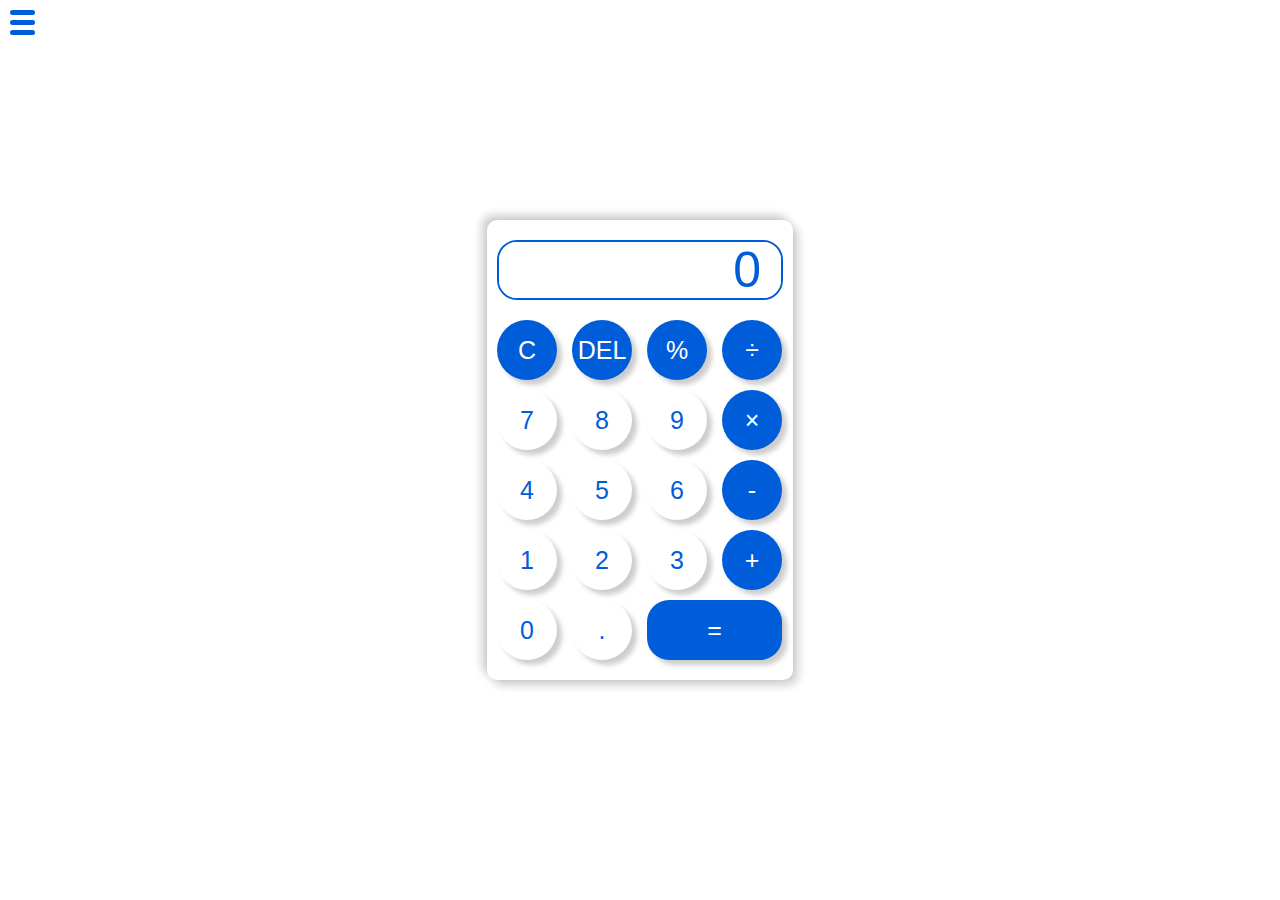
<file: Calculator/index.html>
<!DOCTYPE html>
<html lang="en">

<head>
  <meta charset="UTF-8">
  <meta name="viewport" content="width=device-width, initial-scale=1.0">
  <meta http-equiv="X-UA-Compatible" content="ie=edge">
  <link rel="stylesheet" href="style.css">
  <title>Calculator</title>
</head>

<body>
  <div class="container">
    <div class="output">
      <input type="text" placeholder="0" readonly>
    </div>
    <div class="btns">
      <button onclick="clr()" class="sp">C</button>
      <button onclick="del()" class="sp">DEL</button>
      <button onclick="insert('%')" class="sp">%</button>
      <button onclick="insert('/')" class="sp">÷</button>
      <button onclick="insert('7')">7</button>
      <button onclick="insert('8')">8</button>
      <button onclick="insert('9')">9</button>
      <button onclick="insert('*')" class="sp">×</button>
      <button onclick="insert('4')">4</button>
      <button onclick="insert('5')">5</button>
      <button onclick="insert('6')">6</button>
      <button onclick="insert('-')" class="sp">-</button>
      <button onclick="insert('1')">1</button>
      <button onclick="insert('2')">2</button>
      <button onclick="insert('3')">3</button>
      <button onclick="insert('+')" class="sp">+</button>
      <button onclick="insert('0')">0</button>
      <button onclick="insert('.')">.</button>
      <button onclick="calc()" class="sp equal">=</button>
    </div>
    <div class="appmenu">
      <div class="icon">
        <span></span>
        <span></span>
        <span></span>
      </div>
      <div class="menu">
        <div class="blue"></div>
        <div class="orange"></div>
        <div class="red"></div>
        <div class="purple"></div>
        <div class="pink"></div>
      </div>
    </div>
  </div>
  <script src="script.js"></script>
</body>

</html>
</file>
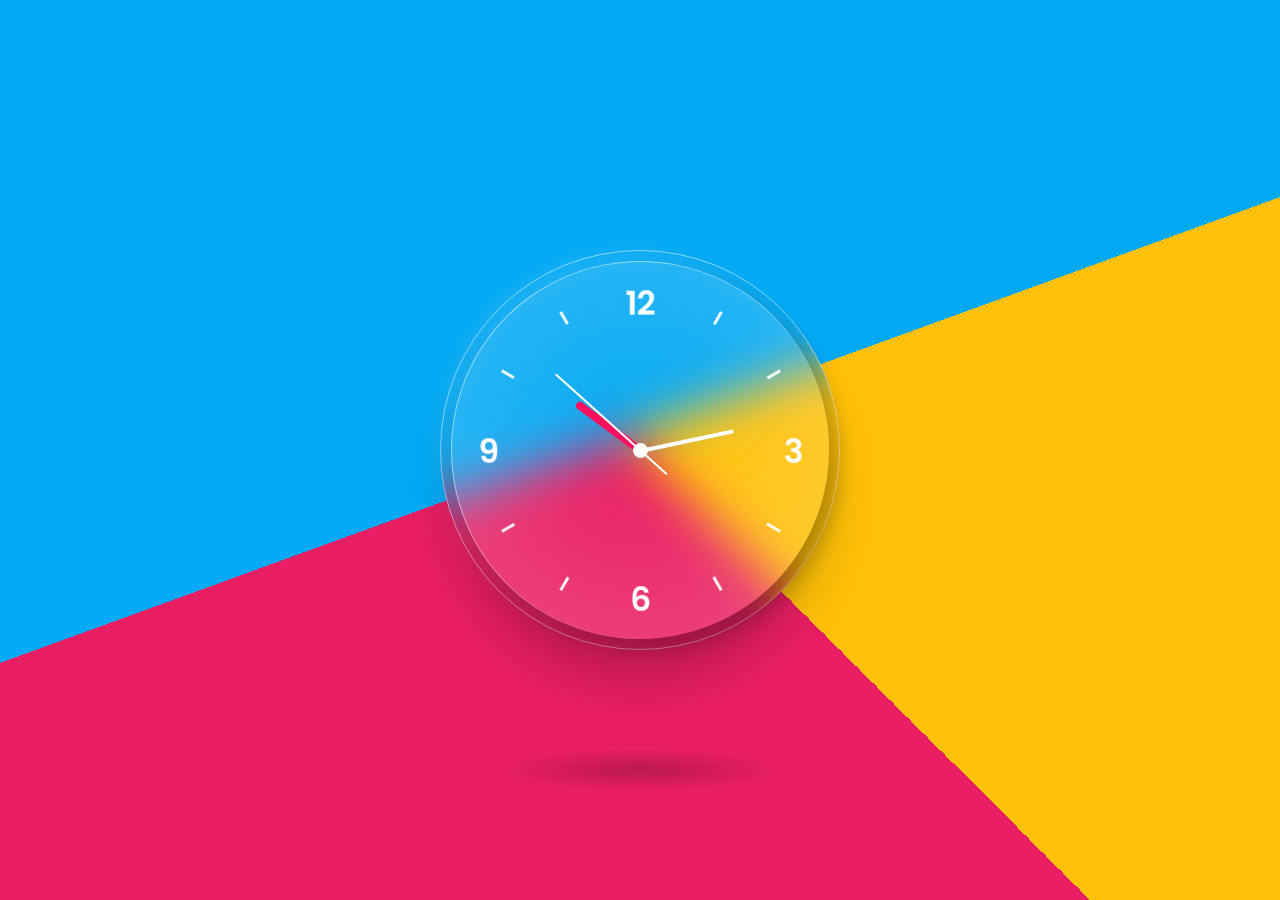
<file: Clock/index.html>
<!DOCTYPE html>
<html>
    <head>
        <title>Clock</title>
        <meta charset="utf-8">
        <link rel="stylesheet" href="style.css">
    </head>
    <body>
        <div class="container">
            <div class="box">
                <div class="clock">
                    <div class="hour">
                        <div class="hr" id="hr"></div>
                    </div>
                    <div class="min">
                        <div class="mn" id="mn"></div>
                    </div>
                    <div class="sec">
                        <div class="sc" id="sc"></div>
                    </div>
                </div>
            </div>
        </div>
        <script type="text/javascript" src="main.js"></script>
    </body>
</html>
</file>
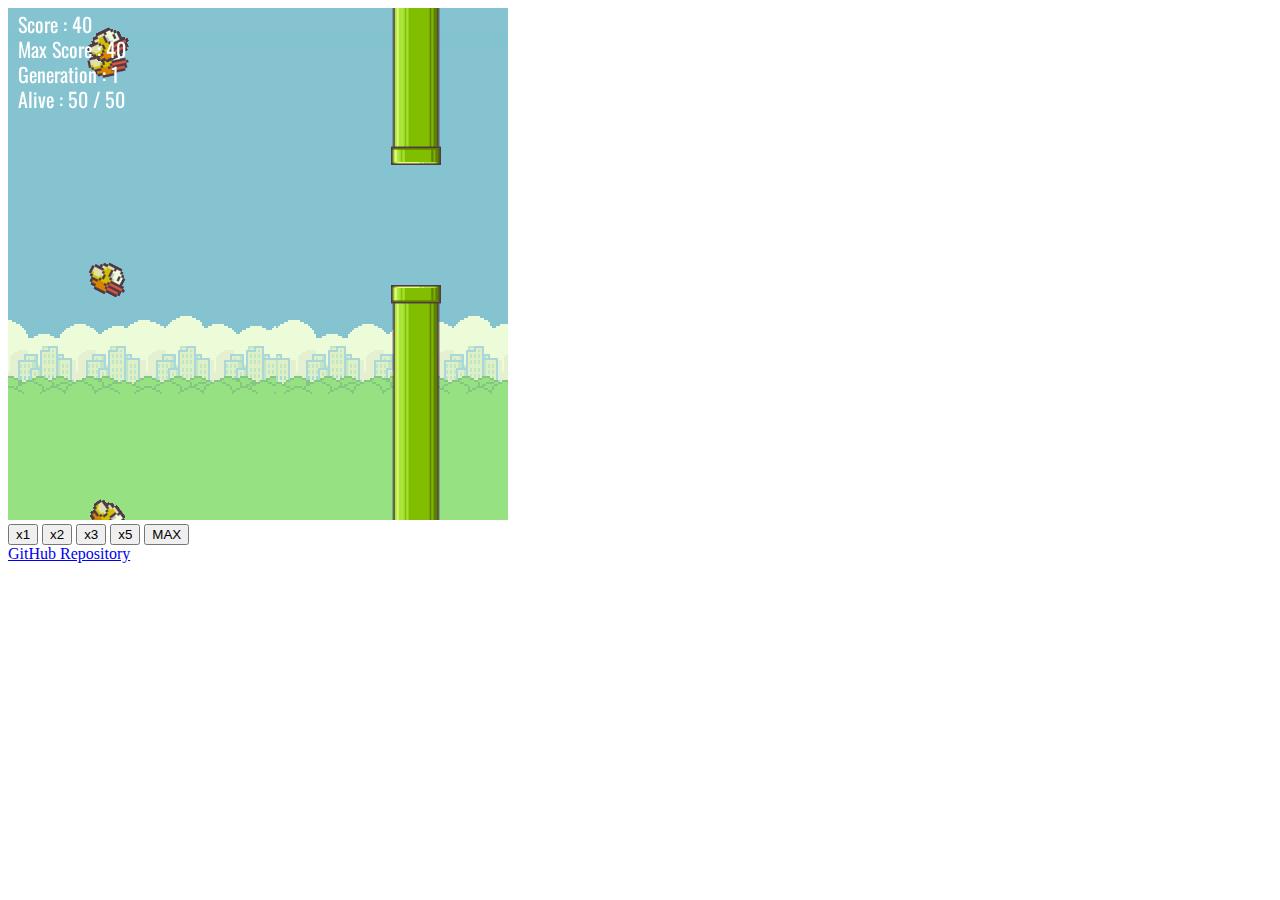
<file: Flappy Bird Game/index.html>
<!DOCTYPE html>
<html>
<head>
  <meta charset="UTF-8">
  <meta name="viewport" content="width=device-width, initial-scale=1.0, maximum-scale=1, user-scalable=no, minimal-ui">
	<title>NeuroEvolution : Flappy Bird</title>
	<link href='https://fonts.googleapis.com/css?family=Oswald' rel='stylesheet' type='text/css'>
</head>
<body>
	<canvas id="flappy" width="500" height="512"></canvas> <br/>
	<button onclick="speed(60)">x1</button> 
	<button onclick="speed(120)">x2</button> 
	<button onclick="speed(180)">x3</button> 
	<button onclick="speed(300)">x5</button> 
	<button onclick="speed(0)">MAX</button> 
	<br/>
	<a href="http://github.com/xviniette/FlappyLearning">GitHub Repository</a>
	<script src = "Neuroevolution.js"></script>
	<script src = "game.js"></script>
</body>
</html>
</file>
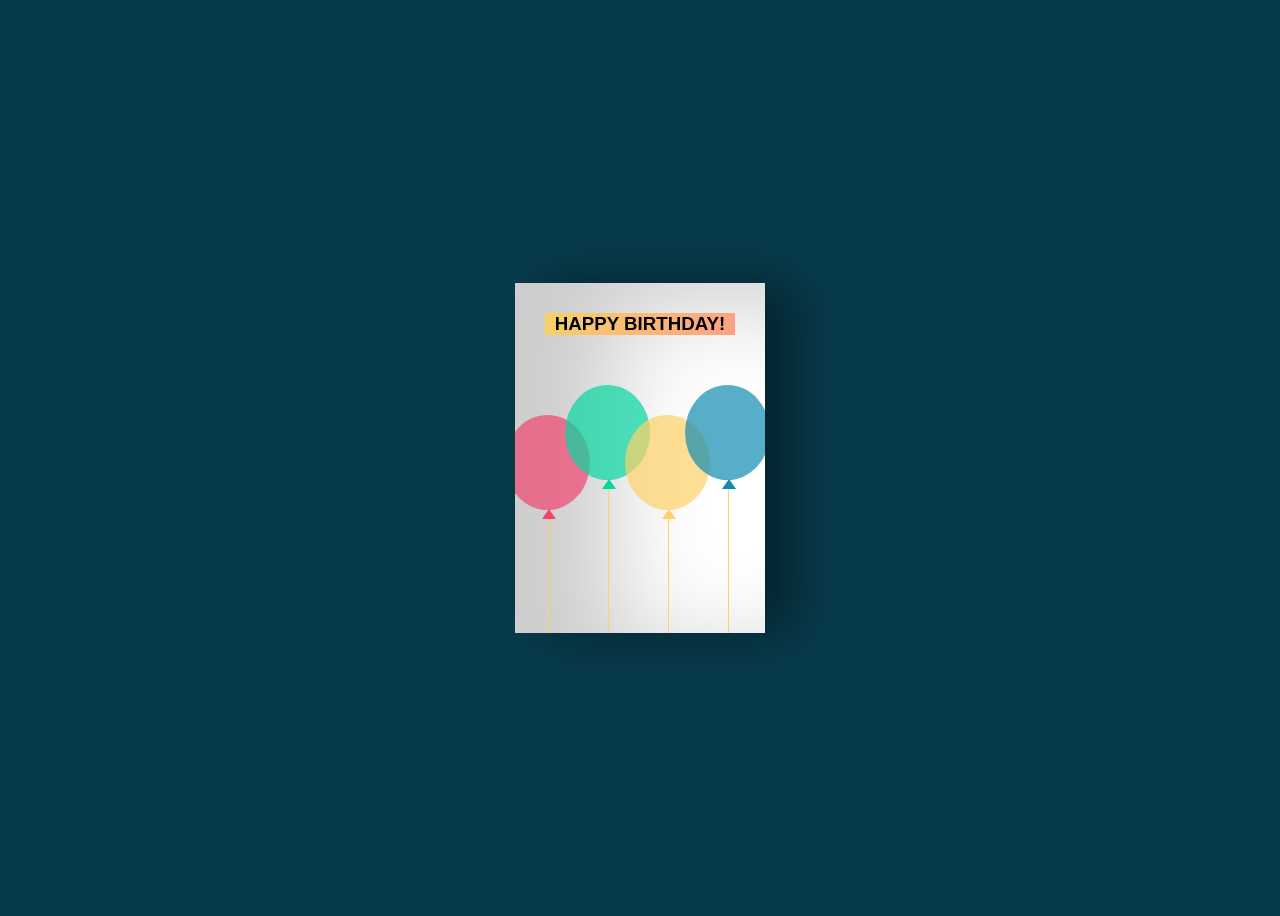
<file: Happy birthday wishes/index.html>
<!DOCTYPE html>
<html lang="en">
<head>
  <meta charset="UTF-8">
  <meta http-equiv="X-UA-Compatible" content="IE=Edge">
  <meta name="viewport" content="width=device-width, initial-scale=1">

  <title>HTML</title>
  
  <!-- HTML -->
  

  <!-- Custom Styles -->
  <link rel="stylesheet" href="style.css">
</head>

<body>
 <div class="birthdayCard">
<div class="cardFront"><h3 class="happy">HAPPY BIRTHDAY!</h3>
<div class="balloons">
  <div class="balloonOne"></div>
  <div class="balloonTwo"></div>
  <div class="balloonThree"></div>
  <div class="balloonFour"></div>
</div>
</div>
<div class="cardInside">
    <h3 class="back">HAPPY BIRTHDAY!</h3>
    <p>Dear friend,</p>
    <p>Happy birthday!! I hope your day is filled with lots of love and laughter! May all of your birthday wishes come true.</p>
    <p class="name">LUttappi</p>
  </div>
</div>

  
  <script src="main.js"></script>
</body>
</html>
</file>
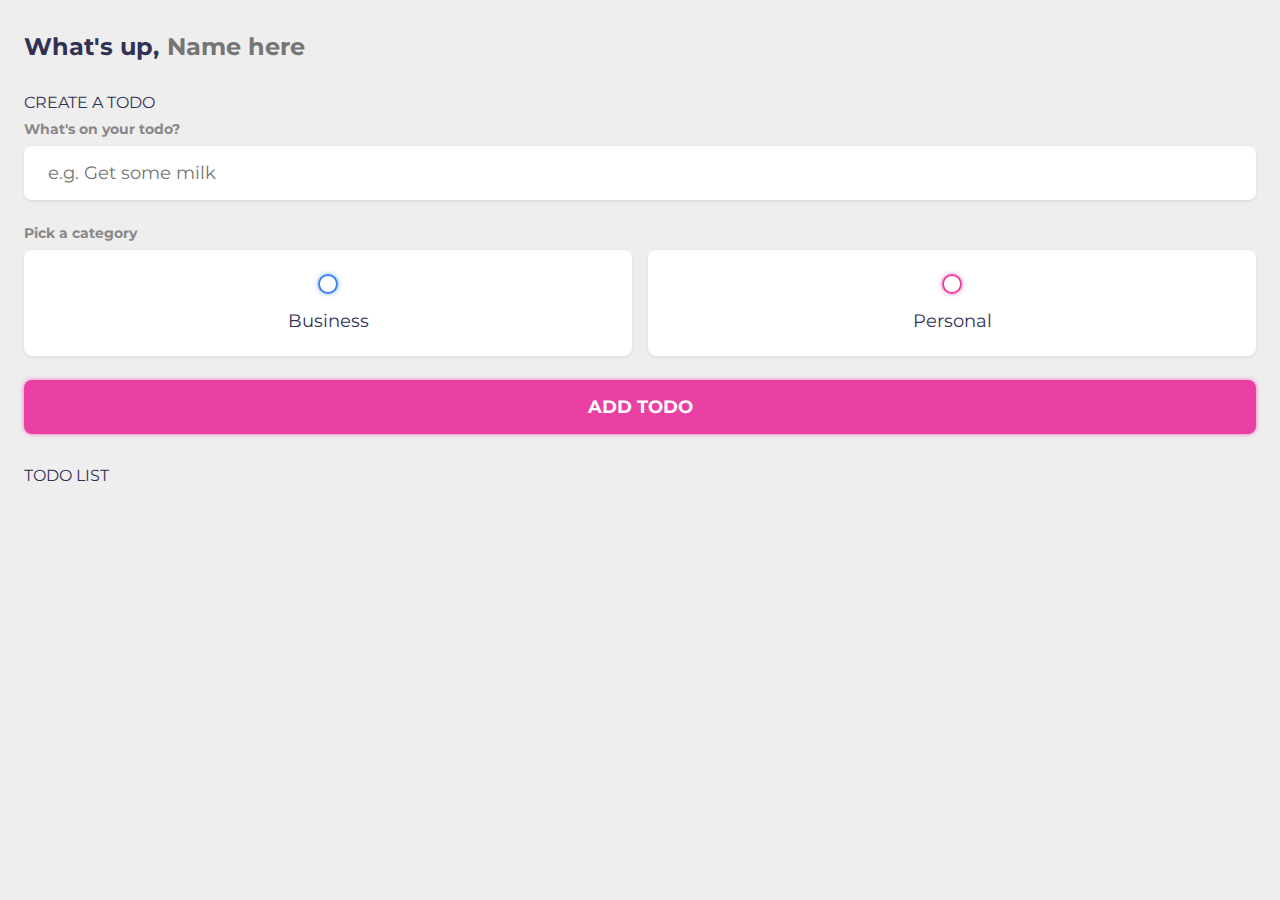
<file: To Do List/index.html>
<!DOCTYPE html>
<html lang="en">
<head>
	<meta charset="UTF-8" />
	<meta http-equiv="X-UA-Compatible" content="IE=edge" />
	<meta name="viewport" content="width=device-width, initial-scale=1.0" />
	<title>Todo List 2022 with LocalStorage</title>
	<!-- CSS Import -->
	<link rel="stylesheet" href="main.css" />
	<!-- End of CSS Import -->
	<!-- Fonts -->
	<link rel="preconnect" href="https://fonts.googleapis.com">
	<link rel="preconnect" href="https://fonts.gstatic.com" crossorigin>
	<link href="https://fonts.googleapis.com/css2?family=Fira+Sans:ital,wght@0,400;0,700;0,900;1,400&family=Montserrat:ital,wght@0,400;0,700;0,900;1,400&display=swap" rel="stylesheet">
	<!-- End of Fonts -->
</head>
<body>
	<!-- App Wrapper -->
	<main class="app">
		<!-- Greeting -->
		<section class="greeting">
			<h2 class="title">
				What's up, <input type="text" id="name" placeholder="Name here" />
			</h2>
		</section>
		<!-- End of Greeting -->

		<!-- New Todo -->
		<section class="create-todo">
			<h3>CREATE A TODO</h3>
			<form id="new-todo-form">
				<h4>What's on your todo?</h4>
				<input 
					type="text" 
					placeholder="e.g. Get some milk"
					name="content"
					id="content" />

				<h4>Pick a category</h4>
				<div class="options">
					<label>
						<input type="radio" name="category" id="category1" value="business" /> 
						<span class="bubble business"></span>
						<div>Business</div>
					</label>
					<label>
						<input type="radio" name="category" id="category2" value="personal" />
						<span class="bubble personal"></span>
						<div>Personal</div>
					</label>
				</div>

				<input type="submit" value="Add todo" />
			</form>
		</section>
		<!-- End of New Todo -->

		<!-- Todo List -->
		<section class="todo-list">
			<h3>TODO LIST</h3>
			<div class="list" id="todo-list"></div>
		</section>
		<!-- End of Todo List -->

	</main>
	<!-- End of App Wrapper -->

	<!-- JS Import -->
	<script src="main.js"></script>
	<!-- End of JS Import -->
</body>
</html>
</file>
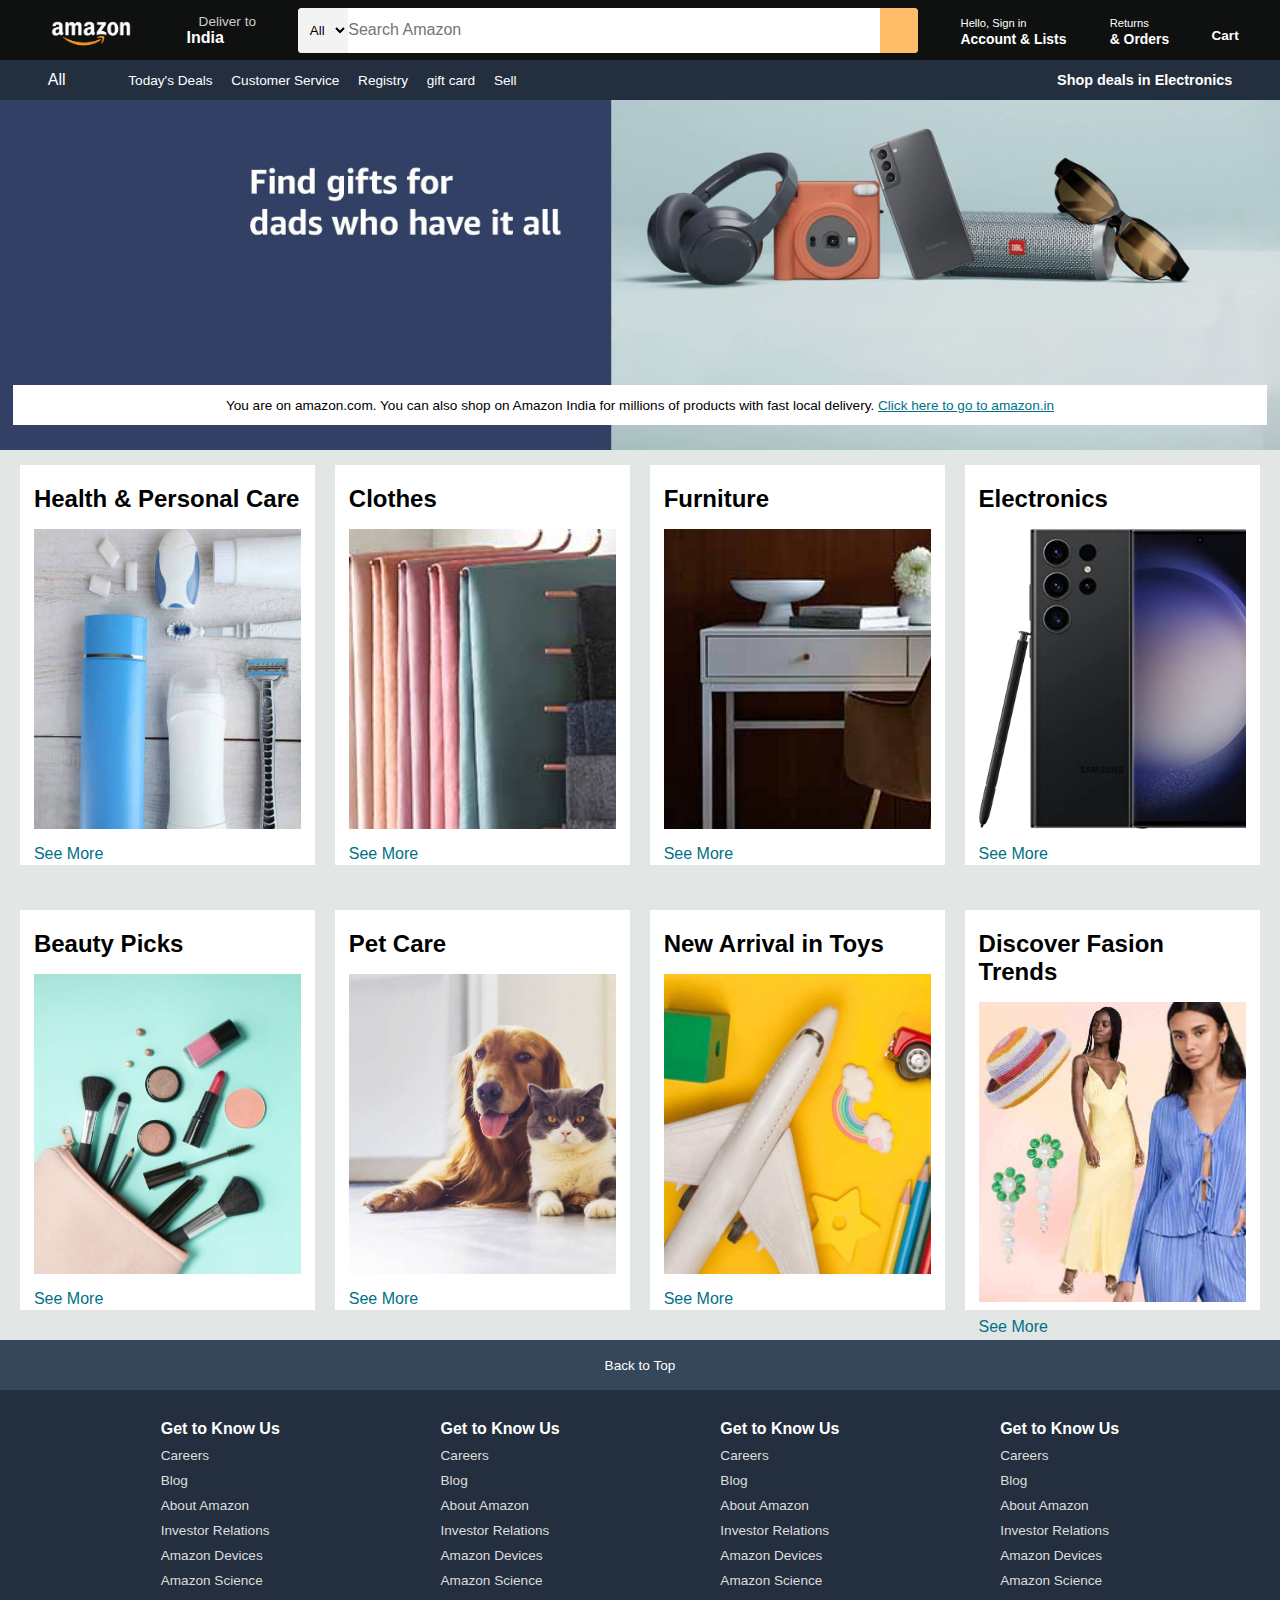
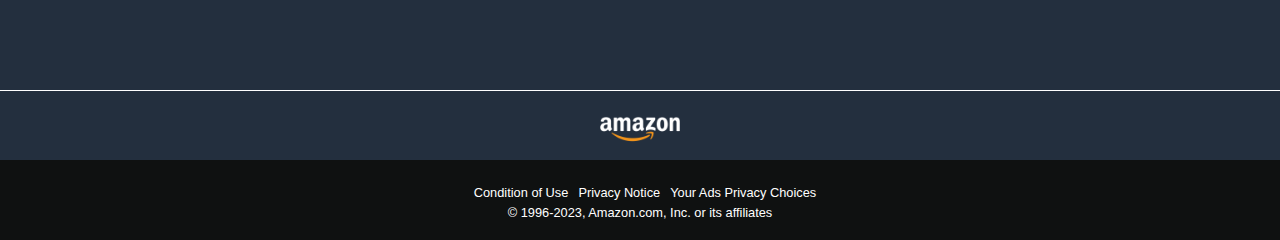
<file: Amazon Clone/Amazon Clone/index.html>
<!DOCTYPE html>
<html lang="en">
  <head>
    <meta charset="UTF-8" />
    <meta http-equiv="X-UA-Compatible" content="IE=edge" />
    <meta name="viewport" content="width=device-width, initial-scale=1.0" />
    <link
      rel="stylesheet"
      href="https://cdnjs.cloudflare.com/ajax/libs/font-awesome/6.4.0/css/all.min.css"
      integrity="sha512-iecdLmaskl7CVkqkXNQ/ZH/XLlvWZOJyj7Yy7tcenmpD1ypASozpmT/E0iPtmFIB46ZmdtAc9eNBvH0H/ZpiBw=="
      crossorigin="anonymous"
      referrerpolicy="no-referrer"
    />
    <link rel="stylesheet" href="style.css" />
    <title>Document</title>
  </head>
  <body>
    <header>
      <nav>
        <div class="navbar">
          <div class="logo border"></div>
          <div class="nav-add border">
            <p class="add-first">Deliver to</p>
            <div class="add-icon">
              <i class="fa-solid fa-location-dot"></i>
              <p class="add-second">India</p>
            </div>
          </div>

          <div class="nav-search">
            <select class="search-select">
              <option>All</option>
              <option>Electronics</option>
              <option>Beauty Picks</option>
              <option>Clothes</option>
            </select>
            <input placeholder="Search Amazon" class="search-input" />
            <div class="search-icon">
              <i class="fa-solid fa-magnifying-glass"></i>
            </div>
          </div>

          <div class="nav-signin border">
            <p><span> Hello, Sign in</span></p>
            <p class="nav-second">Account & Lists</p>
          </div>

          <div class="nav-returnn border">
            <p><span>Returns</span></p>
            <p class="nav-second">& Orders </p>
          </div>


          <div class="nav-cart">

            <i class="fa-solid fa-cart-shopping"></i>    
            Cart
          </div>
        </div>
      </nav>

      <div class="pannel">
        <div class="pannel-all">
          <i class="fa-solid fa-bars"></i>
          All
        </div>
        <div class="pannel-ops">
          <p>Today's Deals</p>
          <p>Customer Service</p>
          <p>Registry</p>
          <p> gift card</p>
          <p>Sell</p>
        </div>
        <div class="pannel-deals">
          Shop deals in Electronics
        </div>
      </div>
    </header>

    <div class="hero-section">
      <div class="hero-msg">
        <p>You are on amazon.com. You can also shop on Amazon India for millions of products with fast local delivery. <a href="https://www.amazon.in"> Click here to go to amazon.in</a></p>
      </div>
    </div>


    <div class="shop-section">
      <div class="box">
       <div class="box-content">
        <h2>Health & Personal Care</h2>
        <div class="box-img" style="background-image: url(images/box2_image.jpg);"></div>
        <p>See More</p>
       </div>
      </div>


      <div class="box"> <div class="box-content">
        <h2>Clothes</h2>
        <div class="box-img" style="background-image: url(images/box1_image.jpg);"></div>
        <p>See More</p>
       </div></div>


      <div class="box"> <div class="box-content">
        <h2>Furniture</h2>
        <div class="box-img" style="background-image: url(images/box3_image.jpg);"></div>
        <p>See More</p>
       </div></div>


      <div class="box"> <div class="box-content">
        <h2>Electronics</h2>
        <div class="box-img" style="background-image: url(images/box4_image.jpg);"></div>
        <p>See More</p>
       </div></div>



      <div class="box">
       <div class="box-content">
        <h2>Beauty Picks</h2>
        <div class="box-img" style="background-image: url(images/box5_image.jpg);"></div>
        <p>See More</p>
       </div>
      </div>


      <div class="box"> <div class="box-content">
        <h2>Pet Care</h2>
        <div class="box-img" style="background-image: url(images/box6_image.jpg);"></div>
        <p>See More</p>
       </div></div>


      <div class="box"> <div class="box-content">
        <h2>New Arrival in Toys</h2>
        <div class="box-img" style="background-image: url(images/box7_image.jpg);"></div>
        <p>See More</p>
       </div></div>


      <div class="box"> <div class="box-content">
        <h2>Discover Fasion Trends</h2>
        <div class="box-img" style="background-image: url(images/box8_image.jpg);"></div>
        <p>See More</p>
       </div></div>
    </div>



    <footer>
      <div class="foot-pannel1">Back to Top</div>

      <div class="foot-pannel2">

        <ul>
          <li><p>Get to Know Us</p></li>
          <li>Careers</li>
          <li>Blog</li>
          <li>About Amazon</li>
          <li>Investor Relations</li>
          <li>Amazon Devices</li>
          <li>Amazon Science</li>          
        </ul>




        <ul>
          <li><p>Get to Know Us</p></li>
          <li>Careers</li>
          <li>Blog</li>
          <li>About Amazon</li>
          <li>Investor Relations</li>
          <li>Amazon Devices</li>
          <li>Amazon Science</li>          
        </ul>




        <ul>
          <li><p>Get to Know Us</p></li>
          <li>Careers</li>
          <li>Blog</li>
          <li>About Amazon</li>
          <li>Investor Relations</li>
          <li>Amazon Devices</li>
          <li>Amazon Science</li>          
        </ul>




        <ul>
          <li><p>Get to Know Us</p></li>
          <li>Careers</li>
          <li>Blog</li>
          <li>About Amazon</li>
          <li>Investor Relations</li>
          <li>Amazon Devices</li>
          <li>Amazon Science</li>          
        </ul>
      </div>

      <div class="foot-pannel3">
        <div class="logo"></div>
      </div>

      <div class="foot-pannel4">
        <div class="pages">
          <a href="#">Condition of Use</a>
          <a href="#">Privacy Notice</a>
          <a href="#">Your Ads Privacy Choices</a> 
        </div>
        <div class="copyright">
          © 1996-2023, Amazon.com, Inc. or its affiliates
        </div>
      </div>
    </footer>
  </body>
</html>
</file>
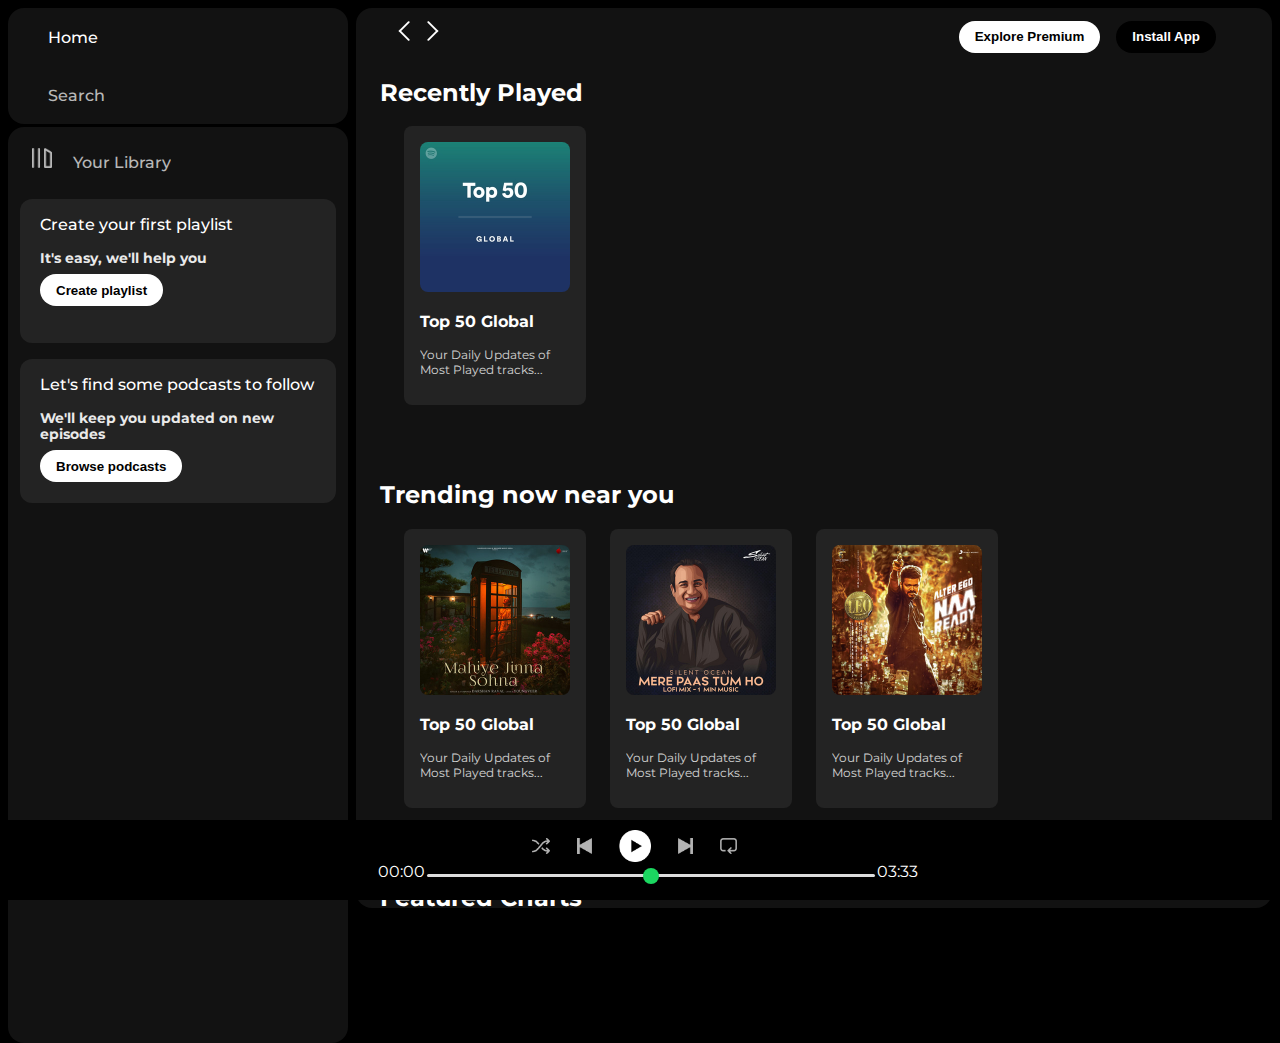
<file: Spotify Clone/Spotify Clone/index.html>
<!DOCTYPE html>
<html lang="en">
  <head>
    <meta charset="UTF-8" />
    <meta name="viewport" content="width=device-width, initial-scale=1.0" />
    <link
      rel="stylesheet"
      href="https://cdnjs.cloudflare.com/ajax/libs/font-awesome/6.4.0/css/all.min.css"
      integrity="sha512-iecdLmaskl7CVkqkXNQ/ZH/XLlvWZOJyj7Yy7tcenmpD1ypASozpmT/E0iPtmFIB46ZmdtAc9eNBvH0H/ZpiBw=="
      crossorigin="anonymous"
      referrerpolicy="no-referrer"
    />
    <link rel="stylesheet" href="style.css" />
    <link rel="icon" href="./Media/logo.png" />
    <title>Spotify - Web Player: Music for everyone</title>
    <link rel="preconnect" href="https://fonts.googleapis.com" />
    <link rel="preconnect" href="https://fonts.gstatic.com" crossorigin />
    <link
      href="https://fonts.googleapis.com/css2?family=Montserrat:wght@300;400;500;600;700&display=swap"
      rel="stylesheet"
    />
  </head>
  <body>
    <div class="main">
      <div class="sidebar">
        <div class="nav">
          <div class="nav-option" style="opacity: 1">
            <i class="fa-solid fa-house"></i>
            <a href="#">Home</a>
          </div>
          <div class="nav-option">
            <i class="fa-solid fa-magnifying-glass"></i>
            <a href="#">Search</a>
          </div>
        </div>
        <div class="library">
          <div class="option">
            <div class="lib-option nav-option">
              <img src="./Media/library_icon.png" alt="library" />
              <a href="#">Your Library</a>
            </div>
            <div class="icons">
              <i class="fa-solid fa-plus"></i>
              <i class="fa-solid fa-arrow-right"></i>
            </div>
          </div>
          <div class="box">
            <div class="box-p1">Create your first playlist</div>
            <div class="box-p2">It's easy, we'll help you</div>
            <button class="badge">Create playlist</button>
          </div>
          <div class="box">
            <div class="box-p1">Let's find some podcasts to follow</div>
            <div class="box-p2">We'll keep you updated on new episodes</div>
            <button class="badge">Browse podcasts</button>
          </div>
        </div>
      </div>
      <div class="main-content">
        <div class="sticky-nav">
          <div class="sticky-nav-icons">
            <img src="./Media/backward_icon.png" alt="backward" />
            <img
              src="./Media/forward_icon.png"
              alt="forward_icon"
              class="hide"
            />
          </div>
          <div class="sticky-nav-options">
            <button class="badge nav-items hide">Explore Premium</button>
            <button class="badge nav-items dark-badge">
              <i class="fa-sharp fa-regular fa-circle-down"></i> Install App
            </button>
            <i class="fa-regular fa-user nav-items"></i>
          </div>
        </div>

        <h2>Recently Played</h2>
        <div class="card-container">
          <div class="card">
            <img src="./Media/card1img.jpeg" alt="card1" class="card-img" />
            <p class="card-title">Top 50 Global</p>
            <p class="card-info">Your Daily Updates of Most Played tracks...</p>
          </div>
        </div>

        <h2>Trending now near you</h2>
        <div class="card-container">
          <div class="card">
            <img src="./Media/card2img.jpeg" alt="card1" class="card-img" />
            <p class="card-title">Top 50 Global</p>
            <p class="card-info">Your Daily Updates of Most Played tracks...</p>
          </div>

          <div class="card">
            <img src="./Media/card3img.jpeg" alt="card1" class="card-img" />
            <p class="card-title">Top 50 Global</p>
            <p class="card-info">Your Daily Updates of Most Played tracks...</p>
          </div>

          <div class="card">
            <img src="./Media/card4img.jpeg" alt="card1" class="card-img" />
            <p class="card-title">Top 50 Global</p>
            <p class="card-info">Your Daily Updates of Most Played tracks...</p>
          </div>
        </div>

        <h2>Featured Charts</h2>
        <div class="card-container">
          <div class="card">
            <img src="./Media/card5img.jpeg" alt="card1" class="card-img" />
            <p class="card-title">Top 50 Global</p>
            <p class="card-info">Your Daily Updates of Most Played tracks...</p>
          </div>

          <div class="card">
            <img src="./Media/card6img.jpeg" alt="card1" class="card-img" />
            <p class="card-title">Top 50 Global</p>
            <p class="card-info">Your Daily Updates of Most Played tracks...</p>
          </div>

          <div class="card">
            <img src="./Media/card1img.jpeg" alt="card1" class="card-img" />
            <p class="card-title">Top 50 Global</p>
            <p class="card-info">Your Daily Updates of Most Played tracks...</p>
          </div>
        </div>
        <div class="footer">
            <div class="line"></div>
          </div>
      </div>
    

      <div class="music-player">
        <div class="album"></div>
        <div class="player">
            <div class="player-controls">
                <img src="./Media/player_icon1.png" alt="player-icon" class="player-controls-icon">
                <img src="./Media/player_icon2.png" alt="player-icon" class="player-controls-icon">
                <img src="./Media/player_icon3.png" alt="player-icon" class="player-controls-icon" style="opacity: 1; height: 2rem; " >
                <img src="./Media/player_icon4.png" alt="player-icon" class="player-controls-icon">
                <img src="./Media/player_icon5.png" alt="player-icon" class="player-controls-icon">
            </div>
            <div class="playback-bar">
                <span class="curr-time">00:00</span>
                <input type="range" min="0" max="100" class="progress-bar" step="1">
                <span class="tot-time">03:33</span>
            </div>
        </div>
        <div class="controls"></div>
      </div>
    </div>
  </body>
</html>
</file>
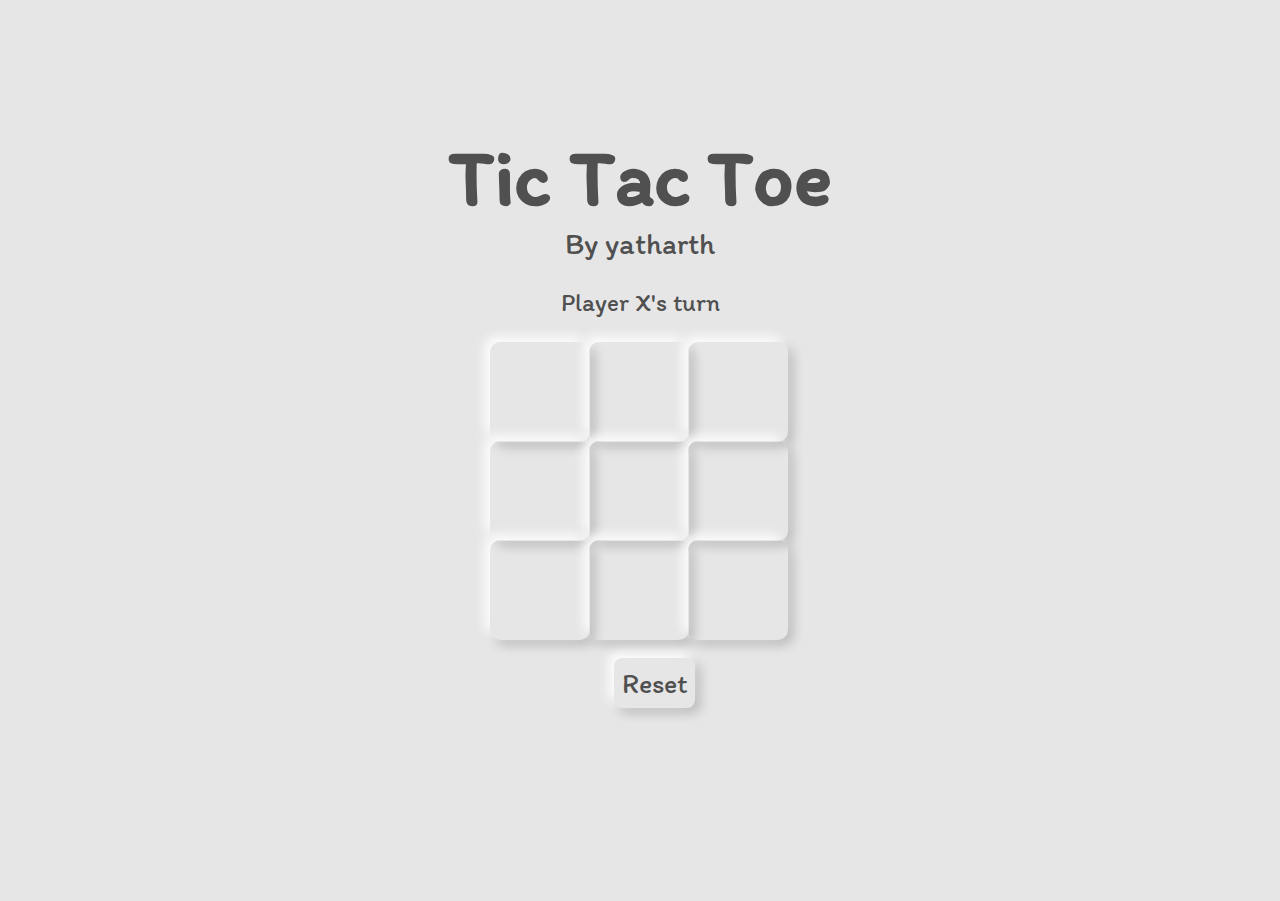
<file: tic-tac-toe/tic.html>
<html lang="en">

<head>
  <meta charset="UTF-8">
  <meta http-equiv="X-UA-Compatible" content="IE=edge">
  <meta name="viewport" content="width=device-width, initial-scale=1.0">
  <link rel="stylesheet" href="style.css">
  <link rel="preconnect" href="https://fonts.gstatic.com">
  <link href="https://fonts.googleapis.com/css2?family=Itim&display=swap" rel="stylesheet">
  <script src="script.js"></script>
  <title>Tic-Tac-Toe by yatharth</title>
</head>

<body>
  <main class="background">
    <section class="title">
      <h1>Tic Tac Toe</h1>
      <label for="owner">By yatharth</label>
    </section>
    <section class="display">
      Player <span class="display-player playerX">X</span>'s turn
    </section>
    <section class="container">
      <div class="tile"></div>
      <div class="tile"></div>
      <div class="tile"></div>
      <div class="tile"></div>
      <div class="tile"></div>
      <div class="tile"></div>
      <div class="tile"></div>
      <div class="tile"></div>
      <div class="tile"></div>
      
    </section>
    <section class="display announcer hide"></section>
    <section class="controls">
      <button id="reset">Reset</button>
    </section>
  </main>
</body>

</html>
</file>
<file: Calculator/style.css>
:root {
  --main-color: #005DD9;
}

* {
  padding: 0;
  margin: 0;
  box-sizing: border-box;
  font-family: Arial, Helvetica, sans-serif;
}

body {
  height: 100vh;
  display: flex;
  justify-content: center;
  align-items: center;
  position: relative;
}

.container {
  width: 306px;
  padding: 20px 10px;
  border-radius: 10px;
  box-shadow: 5px 5px 10px rgba(0, 0, 0, 0.2),
    -5px -5px 10px rgba(0, 0, 0, 0.2)
}

.output {
  border: solid 2px var(--main-color);
  height: 60px;
  border-radius: 20px;
  overflow: hidden;
  margin-bottom: 20px;
}

.output input {
  height: 100%;
  width: 100%;
  border: none;
  outline: none;
  font-size: 50px;
  text-align: end;
  padding-right: 20px;
  color: var(--main-color);
}

.output input::placeholder {
  color: var(--main-color);
}

.btns {
  display: grid;
  grid-template-columns: repeat(4, 60px);
  gap: 10px 15px;
}

.btns button {
  border: none;
  outline: none;
  height: 60px;
  border-radius: 50%;
  font-size: 25px;
  color: var(--main-color);
  background-color: #fff;
  box-shadow: 5px 5px 5px rgba(0, 0, 0, 0.2)
}

.btns button.sp {
  background-color: var(--main-color);
  color: #fff;
}

.btns button.equal {
  width: 135px;
  border-radius: 22px;
}

.appmenu {
  position: absolute;
  top: 10px;
  left: 10px;
}

.icon {
  display: flex;
  flex-direction: column;
  width: 25px;
  gap: 5px;
  margin-bottom: 10px;
  transition: 0.3s;
}

.icon span {
  background-color: var(--main-color);
  height: 5px;
  width: 100%;
  border-radius: 20px;
  transition: 0.3s;
}

.menu {
  padding: 10px;
  border-radius: 10px;
  background-color: #fff;
  display: flex;
  gap: 10px;
  transform: scale(0);
  transform-origin: top left;
  transition: 0.3s;
  box-shadow: 5px 5px 10px rgba(0, 0, 0, 0.2);
}

.menu.open {
  transform: scale(1);
}

.menu div {
  height: 40px;
  width: 40px;
  border-radius: 50%;
  border: solid 2px #818181;
}

.menu div:nth-child(1) {
  background-color: #005DD9;
}

.menu div:nth-child(2) {
  background-color: #DF8F12;
}

.menu div:nth-child(3) {
  background-color: #E23434;
}

.menu div:nth-child(4) {
  background-color: #622AEB;
}

.menu div:nth-child(5) {
  background-color: #FF20A1;
}

body.blue {
  --main-color: #005DD9;
}

body.orange {
  --main-color: #DF8F12;
}

body.red {
  --main-color: #E23434;
}

body.purple {
  --main-color: #622AEB
}

body.pink {
  --main-color: #FF20A1;
}
</file>
<file: Clock/style.css>
*{
    margin: 0;
    padding: 0;
    box-sizing: border-box;
}

body{
    display: flex;
    justify-content: center;
    align-items: center;
    min-height: 100vh;
}

body::before{
    content: '';
    position: absolute;
    top: 0;
    left: 0;
    width: 100%;
    height: 100%;
    background: linear-gradient(45deg, #e91e63, #e91e63 50%,
    #ffc107 50%, #ffc107);
}

body::after{
    content: '';
    position: absolute;
    top: -20px;
    left: 0;
    width: 100%;
    height: 100%;
    background: linear-gradient(160deg, #03a9f4, #03a9f4 50%,
    transparent 50%, transparent);
    animation: animate 5s ease-in-out infinite;
}

@keyframes animate{
    0%,100%{
        transform: translateY(30px);
    }
    50%{
        transform: translateY(-30px);
    }
    
}

.container{
    position: relative;
}

.container::before{
    content: '';
    position: absolute;
    bottom: -150px;
    width: 100%;
    height: 60px;
    background: radial-gradient(rgba(0,0,0,0.2),
    transparent, transparent);
    border-radius: 50%;
}

.box{
    position: relative;
    z-index: 1;
    width: 400px;
    height: 400px;
    backdrop-filter: blur(25px);
    border-radius: 50%;
    border: 1px solid rgba(255, 255, 255, 0.5);
    animation: animate 5s ease-in-out infinite;
    animation-delay: -2.5s;
}

.clock{
    position: absolute;
    top: 10px;
    left: 10px;
    right: 10px;
    bottom: 10px;
    display: flex;
    justify-content: center;
    align-items: center;
    background: radial-gradient(transparent,rgba(255,255,255,0.2)), 
    url(clock.png);
    background-size: cover;
    border-radius: 50%;
    backdrop-filter: blur(25px);
    border: 1px solid rgba(255,255,255,0.5);
    border-bottom: none;
    border-right: none;
    box-shadow: -10px -10px 20px rgba(255,255,255,0.1),
    10px 10px 20px rgba(0,0,0,0.2),
    0px 40px 50px rgba(0,0,0,0.2);
}

.clock::before{
    content: '';
    position: absolute;
    width: 15px;
    height: 15px;
    background: #fff;
    border-radius: 50%;
    z-index: 10000;
}

.hour,.min,.sec{
    position:absolute; 
}

.hour, .hr{
    width: 160px;
    height: 160px;
}

.min, .mn{
    width: 190px;
    height: 190px;
}

.sec, .sc{
    width: 230px;
    height: 230px;
}

.hr, .mn, .sc{
    display: flex;
    justify-content: center;
    position: absolute;
    border-radius: 50%;
}

.hr::before{
    content: '';
    position: absolute;
    width: 8px;
    height: 80px;
    background: #ff105e;
    z-index: 11;
    border-radius: 6px;
}

.mn::before{
    content: '';
    position: absolute;
    width: 4px;
    height: 90px;
    background: #fff;
    z-index: 12;
    border-radius: 6px;
}

.sc::before{
    content: '';
    position: absolute;
    width: 2px;
    height: 150px;
    background: #fff;
    z-index: 12;
    border-radius: 6px;
}
</file>
<file: Happy birthday wishes/style.css>
body {
  display: flex;
  align-items: center;
  justify-content: center;
  height:100vh;
  background-color: #073b4c;
}

.birthdayCard {
  position: relative;
  width: 250px;
  height:350px;
  cursor: pointer;
  transform-style: preserve-3d;
	transform: perspective(2500px);
  transition: 1s;
}

.cardFront {
  position: relative;
  background-color: #fff;
  width: 250px;
  height:350px;
  overflow: hidden;
  transform-origin: left;
  box-shadow: inset 100px 20px 100px rgba(0,0,0,.2), 30px 0 50px rgba(0,0,0,0.4);
  transition: .6s;
}

.happy {
  font-family: Tahoma, sans-serif;
  text-align: center;
  margin:30px; 
  background-image: linear-gradient(120deg, #f6d365 0%, #fda085 100%);
  transition: .1s;
}
  
  .balloons {
  position: absolute;
}

.balloonOne, .balloonTwo, .balloonThree, .balloonFour {
  position: absolute;
  width: 85px;
  height:95px;
  border-radius:50%;
}

.balloonOne {
  background-color: rgb(239, 71, 111, 0.7);
  left:-10px;
  top:50px;
}

.balloonTwo {
  background-color: rgb(6, 214, 160, 0.7);
  left:50px;
  top:20px;
}

.balloonThree {
  background-color: rgb(255, 209, 102, 0.7);
  left:110px;
  top:50px;
}

.balloonFour {
  background-color: rgb(17, 138, 178, 0.7);
  left:170px;
  top:20px;
}

.balloonOne:before, .balloonTwo:before, .balloonThree:before, .balloonFour:before {
  content:"";
  position: absolute;
  width:1px;
  height: 155px;
  background-color: #ffd166;
  top:95px;
  left:43px;
}
.balloonOne:after, .balloonTwo:after, .balloonThree:after, .balloonFour:after 
{
  content:"";
  position: absolute;
  border-right: 7px solid transparent;
  border-left: 7px solid transparent;
  top:94px;
  left:37px;
}

.balloonOne:after {
  border-bottom: 10px solid #ef476f;
}

.balloonTwo:after {
  border-bottom: 10px solid #06d6a0;
}

.balloonThree:after {
  border-bottom: 10px solid #ffd166;
}

.balloonFour:after {
  border-bottom: 10px solid #118ab2;
}

.cardInside {
  position: absolute;
  background-color: #fff;
  width: 250px;
  height:350px;
  z-index:-1;
  left:0;
  top:0;
  box-shadow: inset 100px 20px 100px rgba(0,0,0,0.2);
}

p {
  font-family: 'Brush Script MT', cursive;
  margin: 40px;
  color: #333;
}

.name {
  position: absolute;
  left:150px;
  top:200px;
  color: #333;
}

.back {
  font-family: Tahoma, sans-serif;
  color: #333;
  text-align: center;
  margin:30px; 
  outline-color:#333;
  outline-style: dotted;
}

.birthdayCard:hover {
	transform: perspective(2500px) rotate(5deg);
	box-shadow: inset 100px 20px 100px rgba(0,0,0,.2), 0 10px 100px rgba(0,0,0,0.5);
}

.birthdayCard:hover .cardFront {
  transform: rotateY(-160deg); 
}

.birthdayCard:hover .happy {
  visibility:hidden; 
}
</file>
<file: To Do List/main.css>
/* Variables */
:root {
	--primary: #EA40A4;
	--business: #3a82ee;
	--personal: var(--primary);
	--light: #EEE;
	--grey: #888;
	--dark: #313154;
	--danger: #ff5b57;

	--shadow: 0 1px 3px rgba(0, 0, 0, 0.1);

	--business-glow: 0px 0px 4px rgba(58, 130, 238, 0.75);
	--personal-glow: 0px 0px 4px rgba(234, 64, 164, 0.75);
}
/* End of Variables */

/* Resets */
* {
	margin: 0;
	padding: 0;
	box-sizing: border-box;
	font-family: 'montserrat', sans-serif;
}

input:not([type="radio"]):not([type="checkbox"]), button {
	appearance: none;
	border: none;
	outline: none;
	background: none;
	cursor: initial;
}
/* End of Resets */

body {
	background: var(--light);
	color: var(--dark);
}

section {
	margin-top: 2rem;
	margin-bottom: 2rem;
	padding-left: 1.5rem;
	padding-right: 1.5rem;
}

h3 {
	color: var(--dark);
	font-size: 1rem;
	font-weight: 400;
	margin-bottom: 0.5rem;
}

h4 {
	color: var(--grey);
	font-size: 0.875rem;
	font-weight: 700;
	margin-bottom: 0.5rem;
}

.greeting .title {
	display: flex;
}

.greeting .title input {
	margin-left: 0.5rem;
	flex: 1 1 0%;
	min-width: 0;
}

.greeting .title, 
.greeting .title input {
	color: var(--dark);
	font-size: 1.5rem;
	font-weight: 700;
}

.create-todo input[type="text"] {
	display: block;
	width: 100%;
	font-size: 1.125rem;
	padding: 1rem 1.5rem;
	color: var(--dark);
	background-color: #FFF;
	border-radius: 0.5rem;
	box-shadow: var(--shadow);
	margin-bottom: 1.5rem;
}

.create-todo .options {
	display: grid;
	grid-template-columns: repeat(2, 1fr);
	grid-gap: 1rem;
	margin-bottom: 1.5rem;
}

.create-todo .options label {
	display: flex;
	flex-direction: column;
	align-items: center;
	justify-content: center;
	background-color: #FFF;
	padding: 1.5rem;
	box-shadow: var(--shadow);
	border-radius: 0.5rem;
	cursor: pointer;
}

input[type="radio"],
input[type="checkbox"] {
	display: none;
}

.bubble {
	display: flex;
	align-items: center;
	justify-content: center;
	width: 20px;
	height: 20px;
	border-radius: 999px;
	border: 2px solid var(--business);
	box-shadow: var(--business-glow);
}

.bubble.personal {
	border-color: var(--personal);
	box-shadow: var(--personal-glow);
}

.bubble::after {
	content: '';
	display: block;
	opacity: 0;
	width: 0px;
	height: 0px;
	background-color: var(--business);
	box-shadow: var(--business-glow);
	border-radius: 999px;
	transition: 0.2s ease-in-out;
}

.bubble.personal::after {
	background-color: var(--personal);
	box-shadow: var(--personal-glow);
}

input:checked ~ .bubble::after {
	width: 10px;
	height: 10px;
	opacity: 1;
}

.create-todo .options label div {
	color: var(--dark);
	font-size: 1.125rem;
	margin-top: 1rem;
}

.create-todo input[type="submit"] {
	display: block;
	width: 100%;
	font-size: 1.125rem;
	padding: 1rem 1.5rem;
	color: #FFF;
	font-weight: 700;
	text-transform: uppercase;
	background-color: var(--primary);
	box-shadow: var(--personal-glow);
	border-radius: 0.5rem;
	cursor: pointer;
	transition: 0.2s ease-out;
}

.create-todo input[type="submit"]:hover {
	opacity: 0.75;
}

.todo-list .list {
	margin: 1rem 0;
}

.todo-list .todo-item {
	display: flex;
	align-items: center;
	background-color: #FFF;
	padding: 1rem;
	border-radius: 0.5rem;
	box-shadow: var(--shadow);
	margin-bottom: 1rem;
}

.todo-item label {
	display: block;
	margin-right: 1rem;
	cursor: pointer;
}

.todo-item .todo-content {
	flex: 1 1 0%;
}

.todo-item .todo-content input {
	color: var(--dark);
	font-size: 1.125rem;
}

.todo-item .actions {
	display: flex;
	align-items: center;
}

.todo-item .actions button {
	display: block;
	padding: 0.5rem;
	border-radius: 0.25rem;
	color: #FFF;
	cursor: pointer;
	transition: 0.2s ease-in-out;
}

.todo-item .actions button:hover {
	opacity: 0.75;
}

.todo-item .actions .edit {
	margin-right: 0.5rem;
	background-color: var(--primary);
}

.todo-item .actions .delete {
	background-color: var(--danger);
}

.todo-item.done .todo-content input {
	text-decoration: line-through;
	color: var(--grey);
}
</file>
<file: Amazon Clone/Amazon Clone/style.css>
*{
    margin: 0px;
    padding: 0px;
    font-family: Arial, Helvetica, sans-serif;
    box-sizing: border-box;
}

.navbar {
    height: 60px;
    background-color: #0f1111;
    color: white;
    display: flex;
    align-items: center;
    justify-content: space-evenly;

}

.logo {
    background-image: url(images/amazon_logo.png);
    height: 50px;
    width: 100px;
    background-size: cover;
}

.navlogo{
    height: 50px;
    width: 100px;
}

.border {
    border: 1.5px solid transparent;
}

.border:hover {
    border: 1.5px solid white;
}


/* box 2 */

.add-first {
    color: #cccccc;
    font-size: 0.85rem;
    margin-left: 15px;
}

.add-second {
    font-size: 1rem;
    margin-left: 3px;
    font-weight: bold;
}

.add-icon {
    display: flex;
}

/* box 3 */

.nav-search {
    display: flex;
    justify-content: space-evenly;
    background-color: pink;
    width: 620px;
    height: 45px;
    border-radius: 4px;
}

.search-select {
    background-color: #f3f3f3;
    width: 50px;
    text-align: center;
    border-top-left-radius: 4px;
    border-bottom-left-radius: 4px;
    border: none;
}

.search-input {
    width: 100%;
    font-size: 1rem;
    border: none;
}

.search-icon {
    width: 45px;
    display: flex;
    justify-content: center;
    align-items: center;
    font-size: 1.3rem;
    color: #0f1111;
    background-color:#febd69;
    border-top-right-radius: 4px;
    border-bottom-right-radius: 4px;
}


.nav-search:hover {
    border: 2px solid orange;
}


/* box4 */

    span {
        font-size: 0.7rem;

    }

    .nav-second {
        font-size: 0.87rem;
        font-weight: 700;
    }


    /* box 6 */

    .nav-cart i {
            font-size: 30px;
    }

    .nav-cart {
        font-size: 0.85rem;
        font-weight: 700;
    }


    /* pannel */

    .pannel{
        height: 40px;
        background-color: #232f3e;
        display: flex;
        color: white;
        align-items: center;
        justify-content: space-evenly;
    }
    
    .pannel-ops p {
        display: inline;
        margin-left: 15px;
    }


    .pannel-ops {
        width: 70%;
        font-size: 0.85rem;
     
    }

    .pannel-deals {
        font-weight: 700;
        font-size: 0.9rem;
    }

    /* hero-section */

    .hero-section {
        background-image: url(images/hero_image.jpg);
        height: 350px;
        background-size: cover;
        display: flex;
        justify-content: center;
        align-items: flex-end;
    }

    .hero-msg {
        background-color: white;
        color: black;
        height: 40px;
        display: flex;
        align-items: center;
        justify-content: center;
        font-size: 0.85rem;
        width: 98%;
        margin-bottom: 25px;

    }

    .hero-section a {
        color: #007185;
    }

    /* shop section */
    .shop-section {
        display: flex;
        flex-wrap: wrap;
        justify-content: space-evenly;
        background-color: #e2e7e6;
    }

    .box {
         height: 400px;
         width: 23%;
         background-color: white;
         padding: 20px 0px 15px;
         margin-top: 15px;
         margin-bottom: 30px;
    }

    .box-img {
        height: 300px;
        background-size: cover;
        margin-top: 1rem;
        margin-bottom: 1rem;
    }

    .box-content {
        margin-left: 0.84rem;
        margin-right: 0.84rem;
    }

    .box-content p {
        color: #007185;
    }



    /* footer */


    .foot-pannel1 {
        background-color: #37475a;
        color: white;
        height: 50px;
        display: flex;
        justify-content: center;
        align-items: center;
        font-size: 0.85rem;
    }


    .foot-pannel2{
        background-color: #232f3e;
        color: white;
        height:  300px;
        display: flex;
        justify-content: space-evenly;
    }


    .foot-pannel2 ul li {
        list-style: none;
        font-size: 0.85rem;
        margin-top: 10px;
        color: #dddddd;
    }

    .foot-pannel2 ul li p{
        font-size: 1rem;
        font-weight: 700;
        color: white;

    }

    .foot-pannel2 ul {
        margin-top: 20px;
    }


    .foot-pannel3 {
        background-color:#232f3e;
        border-top: 0.5px solid white;
        display: flex;
        justify-content: center;
        height: 70px;
        align-items: center;
    }


    .foot-pannel4{
        background-color: #0f1111;
        color: white;
        height: 80px;
      
    }

    .pages a {
        font-size: 0.8rem;
        color: white;
        text-decoration: none;
        text-align: center;
        margin-left: 10px;
       
    }
    .pages {
        display: flex;
        justify-content: center;
        padding-top: 25px;    
    }

    .copyright {
        font-size: 0.8rem;
        text-align: center;
        padding-top: 5px;
    }
    @media (max-width: 768px) {
        .navbar {
          flex-direction: column;
          padding: 10px;
        }
        .shop-section {
          flex-direction: column;
          align-items: center;
        }
        .foot-pannel2 {
          flex-direction: column;
          align-items: center;
        }
      }
</file>
<file: Spotify Clone/Spotify Clone/style.css>
body {
  font-family: "Montserrat", sans-serif;
  margin: 0px;
  color: white;
  background-color: black;
  overflow: hidden;
  font-weight: 700;
}

.main {
  display: flex;
  height: 100vh;
  padding: 0.5rem;
}

.sidebar {
  background-color: #000;
  width: 340px;
  border-radius: 1rem;
  margin-right: 0.5rem;
}
.main-content {
  background-color: #121212;
  flex: 1;
  border-radius: 1rem;
  overflow: auto;
  padding: 0 1.5rem 0 1.5rem;
}

.music-player {
  background-color: black;
  position: fixed;
  bottom: 0px;
  width: 100%;
  height: 80px;
}

a {
  text-decoration: none;
  color: white;
  font-weight: 500;
}

.nav {
  background-color: #121212;
  border-radius: 1rem;
  display: flex;
  flex-direction: column;
  justify-content: center;
  height: 100px;
  padding: 8px 12px;
}

.nav-option {
  line-height: 2.5rem;
  opacity: 0.7;
  padding: 0.5rem 0.75rem;
}
.nav-option:hover {
  opacity: 1;
}

.nav-option i {
  font-size: 1.2rem;
}

.nav-option a {
  padding: 1rem;
}

.library {
  background-color: #121212;
  border-radius: 1rem;
  height: 100%;
  margin-top: 0.2rem;
  padding: 8px 12px;
}

.option {
  display: flex;
  justify-content: space-between;
  align-items: center;
}

.lib-option img {
  width: 1.25rem;
}

.icons {
  font-size: 1.25rem;
  display: flex;
}

.icons i {
  margin-right: 1rem;
  opacity: 0.7;
}
.icons i:hover {
  opacity: 1;
}

.box {
  background-color: #232323;
  height: 7rem;
  border-radius: 0.75rem;
  padding: 1rem 1.25rem;
  margin: 0.5rem 0 1rem 0;
}

.box-p1 {
  font-size: 1rem;
  font-weight: 500;
  margin-bottom: 0.5rem;
}
.box-p2 {
  font-size: 0.85rem;
  opacity: 0.9;
  margin-top: 1rem;
}

.badge {
  background-color: white;
  border: none;
  border-radius: 100px;
  padding: 0.25em 1rem;
  font-weight: 700;
  margin-top: 0.5rem;
  height: 2rem;
  width: fit-content;
}

.dark-badge {
  background-color: black;
  color: white;
}

.sticky-nav {
  position: sticky;
  top: 0px;
  background-color: #121212;
  display: flex;
  justify-content: space-between;
  align-items: center;
  padding: 0.3rem 0 0.3rem 0;
  z-index: 10;
}

.sticky-nav-icons {
  margin-left: 0.75rem;
}

.sticky-nav-options {
  display: flex;
  justify-content: center;
  align-items: center;
}

.nav-items {
  margin-right: 1rem;
}

@media (max-width: 1000px) {
  .hide {
    display: none;
  }
}

.card {
  background-color: #232323;
  width: 150px;
  border-radius: 0.5rem;
  padding: 1rem;
  margin-left: 1.5rem;
}

.card-container {
  display: flex;
  margin-bottom: 75px;
  flex-wrap: wrap;
}

.card-img {
  width: 100%;
  border-radius: 0.5rem;
}

.card-info {
  font-size: 0.75rem;
  opacity: 0.8;
  font-weight: normal;
}

.footer {
  height: 300px;
  display: flex;
  align-items: center;
  justify-content: center;
}
.line {
  width: 90%;
  height: 50%;
  border-top: 2px solid white;
  opacity: 0.4;
}

.music-player {
  display: flex;
}

.album {
  width: 25%;
}

.player {
  width: 50%;
}

.controls {
  width: 25%;
}

.player-controls {
  display: flex;
  justify-content: center;
  align-items: center;
  padding-top: 10px;
}

.player-controls-icon {
  margin-right: 1.7rem;
  height: 1rem;
  opacity: 0.7;
}

.player-controls-icon:hover {
    opacity: 1;
}

.playback-bar {
    display: flex;
    justify-content: center;
    align-items: center;
}

.progress-bar {
    width: 70%;
    padding-top: 8px;
    background-color: transparent;
    appearance: none;
}

.progress-bar::-webkit-slider-runnable-track{
    background-color: #ddd;
    border-radius: 100px;
    height: 0.2rem;
}
.progress-bar::-webkit-slider-thumb {
    appearance: none;
    height: 1rem;
    width: 1rem;
    background-color: #1bd760;
    border-radius: 50%;
    margin-top: -6px;

}

span{
    font-weight: normal;
}
</file>
<file: tic-tac-toe/style.css>
* {
  padding: 0;
  margin: 0;
  font-family: 'Itim', cursive;
}

.background {
  background-color: #E6E6E6;
  height: 100vh;
  padding-top: 1px;
}

.title {
  color: rgb(80, 80, 80);
  text-align: center;
  font-size: 40px;
  margin-top: 10%;
}

.title label {
  font-size: 30px;
}

.display {
  color: rgb(80, 80, 80);
  font-size: 25px;
  text-align: center;
  margin-top: 1em;
  margin-bottom: 1em;
}

.hide {
  display: none;
}

.container {
  margin: 0 auto;
  display: grid;
  grid-template-columns: 33% 33% 33%;
  grid-template-rows: 33% 33% 33%;
  max-width: 300px;

}

.tile {
  border: none;
  border-radius: 10px;
  min-width: 100px;
  min-height: 100px;
  display: flex;
  justify-content: center;
  align-items: center;
  font-size: 50px;
  cursor: pointer;
  box-shadow: -5px -5px 12px #fff,
    5px 5px 12px rgba(0, 0, 0, .2);
  color: rgb(80, 80, 80);
}

.tile:active {
  background: rgb(80, 80, 80);
  color: #E6E6E6;
  z-index: 9;
}

.playerX {
  color: rgb(80, 80, 80);
}

.playerO {
  color: rgb(80, 80, 80);
}

.controls {
  display: flex;
  flex-direction: row;
  justify-content: center;
  align-items: center;
  margin-top: 1em;
}

.controls button {
  padding: 8px;
  border-radius: 8px;
  border: none;
  margin-left: 1em;
  cursor: pointer;
  box-shadow: -5px -5px 12px #fff,
    5px 5px 12px rgba(0, 0, 0, .2);
  font-size: 28px;
  color: rgb(80, 80, 80);
}

.restart {
  background-color: #E6E6E6;
}

#reset {
  background-color: #E6E6E6;
}

#reset:active {
  background-color: rgb(80, 80, 80);
  color: #E6E6E6;
}
</file>
